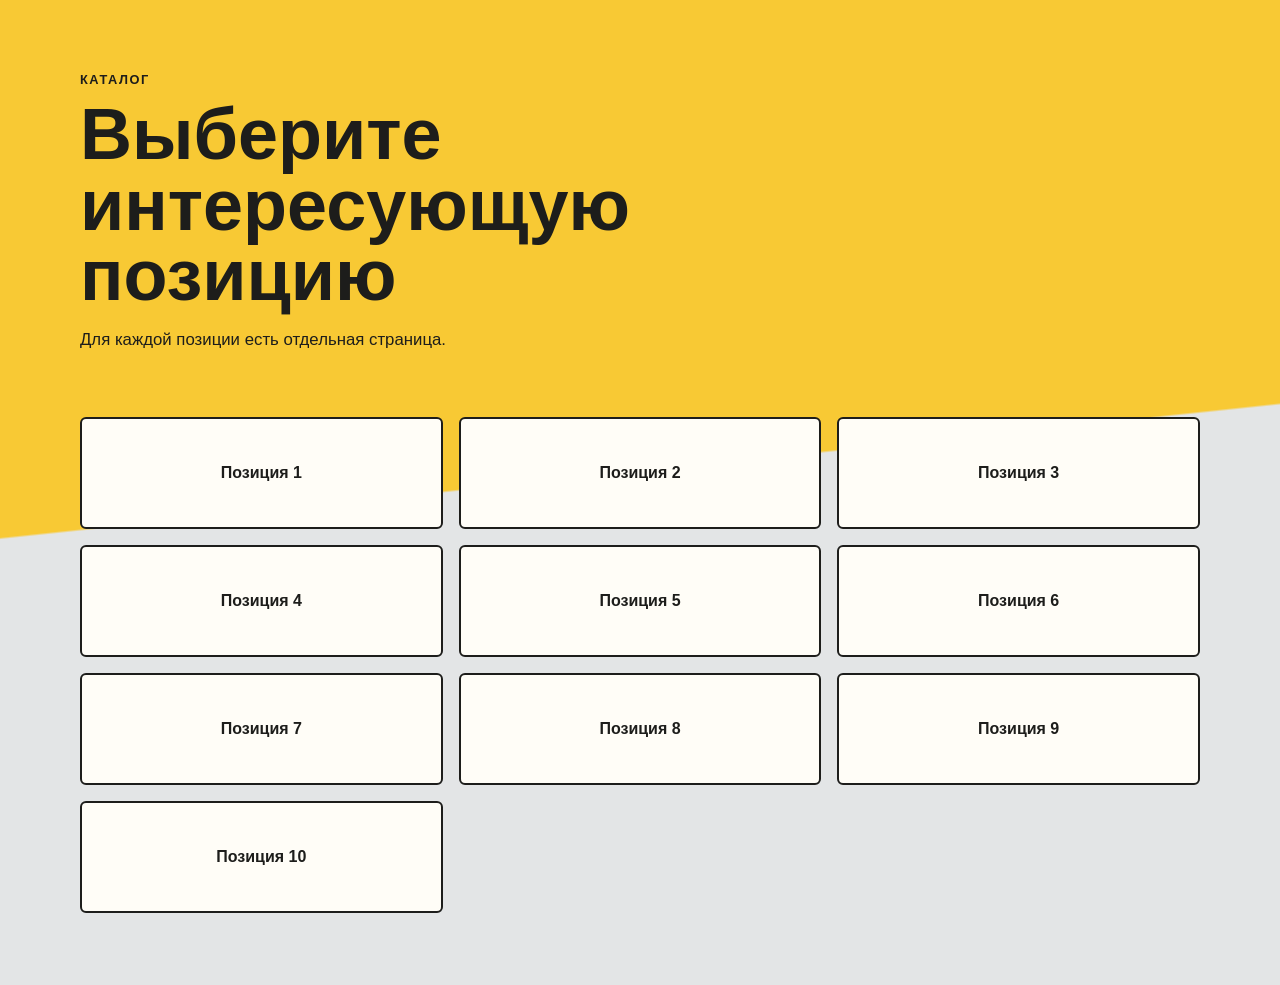
<file: index.html>
<!doctype html>
<html lang="ru">
<head>
  <meta charset="utf-8">
  <meta name="viewport" content="width=device-width, initial-scale=1">
  <meta name="description" content="Каталог товаров">
  <title>Каталог</title>
  <link rel="stylesheet" href="styles.css">
  <script src="loading.js"></script>
</head>
<body>
  <main class="catalog">
    <header class="hero">
      <p class="eyebrow">КАТАЛОГ</p>
      <h1>Выберите интересующую позицию</h1>
      <p>Для каждой позиции есть отдельная страница.</p>
    </header>
    <nav class="cards" aria-label="Разделы каталога">
      <a class="card" href="item-154728.html">Позиция 1</a>
      <a class="card" href="item-287491.html">Позиция 2</a>
      <a class="card" href="item-436805.html">Позиция 3</a>
      <a class="card" href="item-592174.html">Позиция 4</a>
      <a class="card" href="item-718936.html">Позиция 5</a>
      <a class="card" href="item-843261.html">Позиция 6</a>
      <a class="card" href="item-967542.html">Позиция 7</a>
      <a class="card" href="item-124683.html">Позиция 8</a>
      <a class="card" href="item-138954.html">Позиция 9</a>
      <a class="card" href="item-157326.html">Позиция 10</a>
    </nav>
  </main>
</body>
</html>
</file>
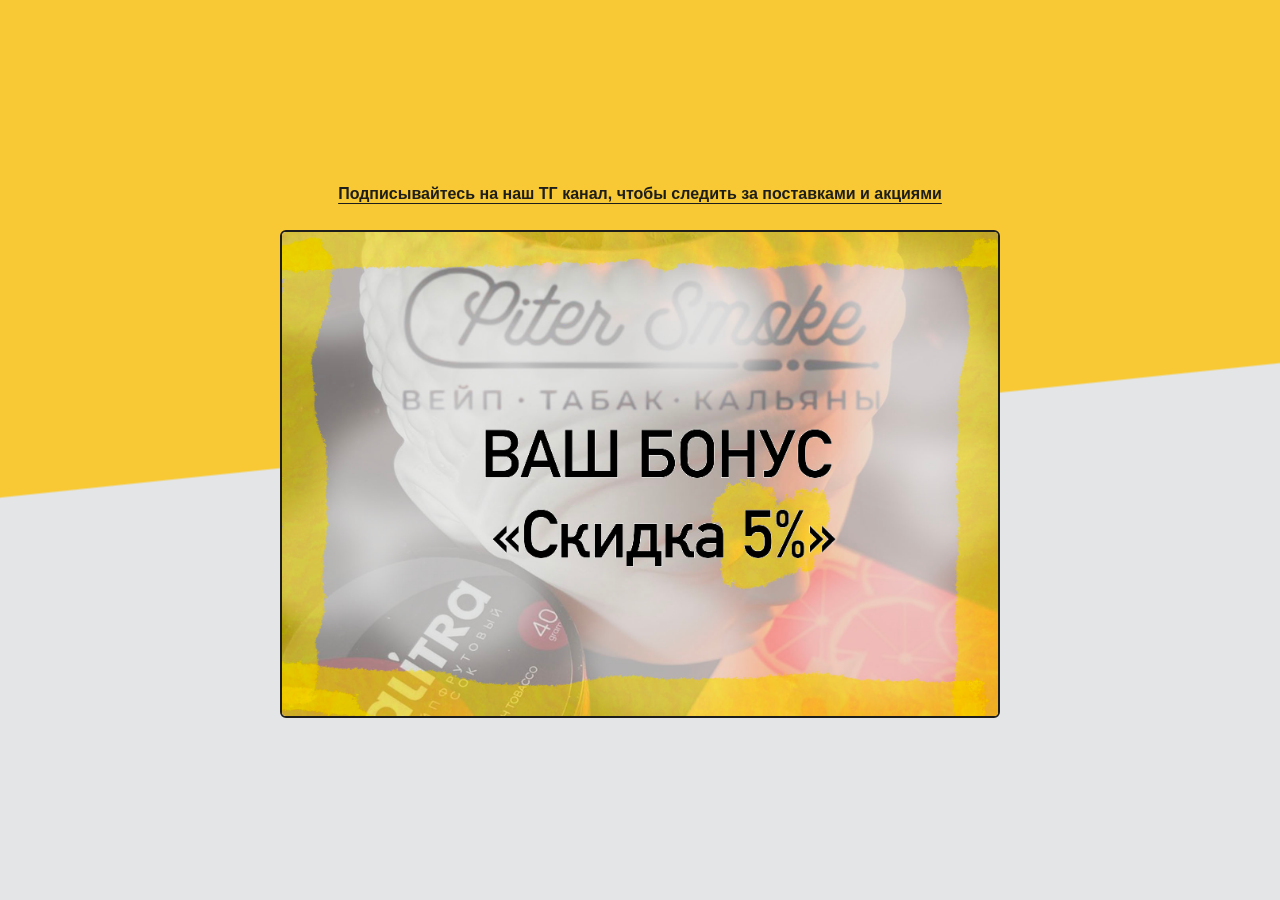
<file: item-1.html>
<!doctype html><html lang="ru"><head><meta charset="utf-8"><meta name="viewport" content="width=device-width, initial-scale=1"><title>Каталог</title><link rel="stylesheet" href="styles.css"><script src="loading.js"></script></head><body><main class="page"><article class="product"><a class="telegram" href="https://t.me/PS_Poltavskiy3" target="_blank" rel="noopener noreferrer">Подписывайтесь на наш ТГ канал, чтобы следить за поставками и акциями</a><img class="product-image" src="images/item-1.jpg" alt="Товар"></article></main></body></html>
</file>
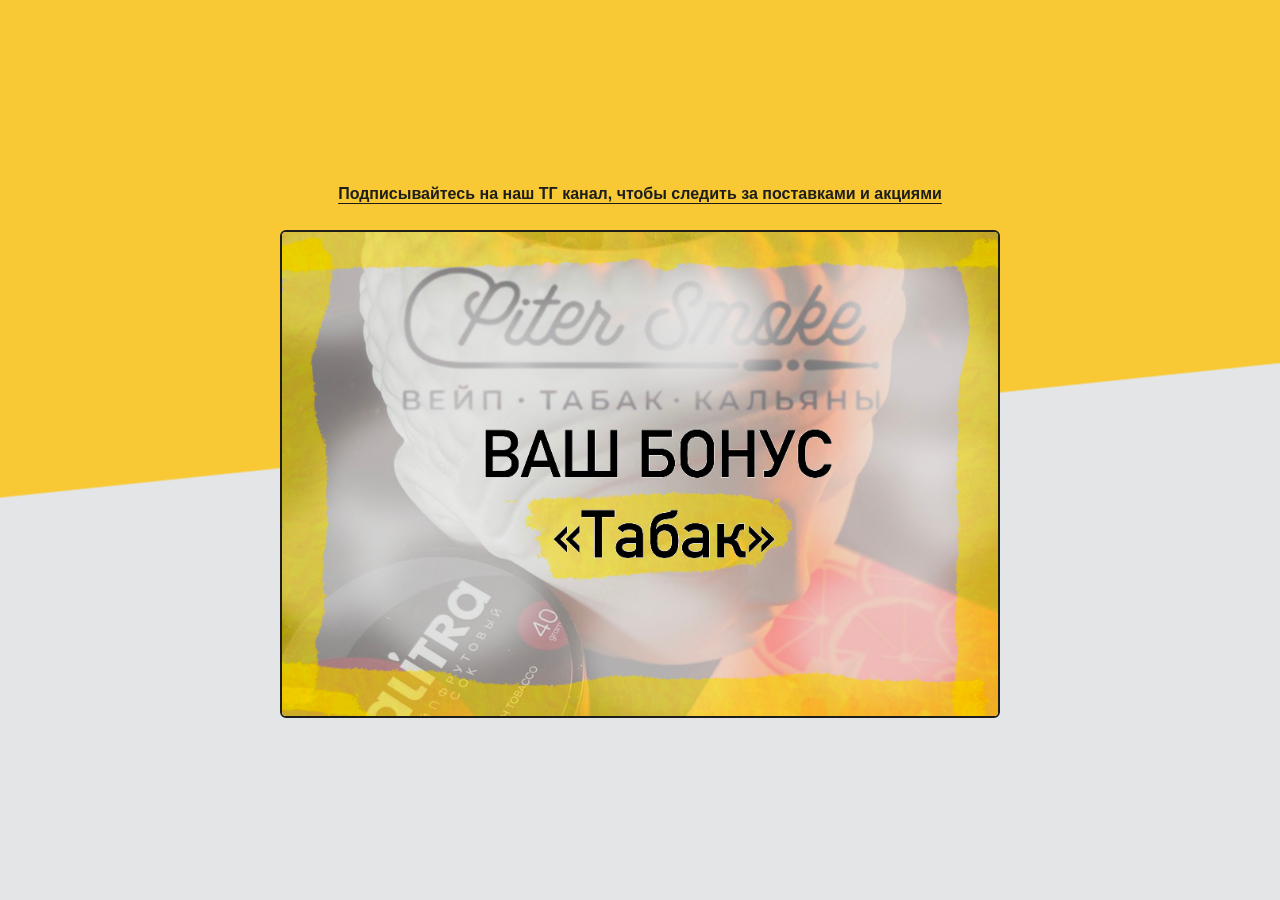
<file: item-10.html>
<!doctype html><html lang="ru"><head><meta charset="utf-8"><meta name="viewport" content="width=device-width, initial-scale=1"><title>Каталог</title><link rel="stylesheet" href="styles.css"><script src="loading.js"></script></head><body><main class="page"><article class="product"><a class="telegram" href="https://t.me/PS_Poltavskiy3" target="_blank" rel="noopener noreferrer">Подписывайтесь на наш ТГ канал, чтобы следить за поставками и акциями</a><img class="product-image" src="images/item-10.jpg" alt="Товар"></article></main></body></html>
</file>
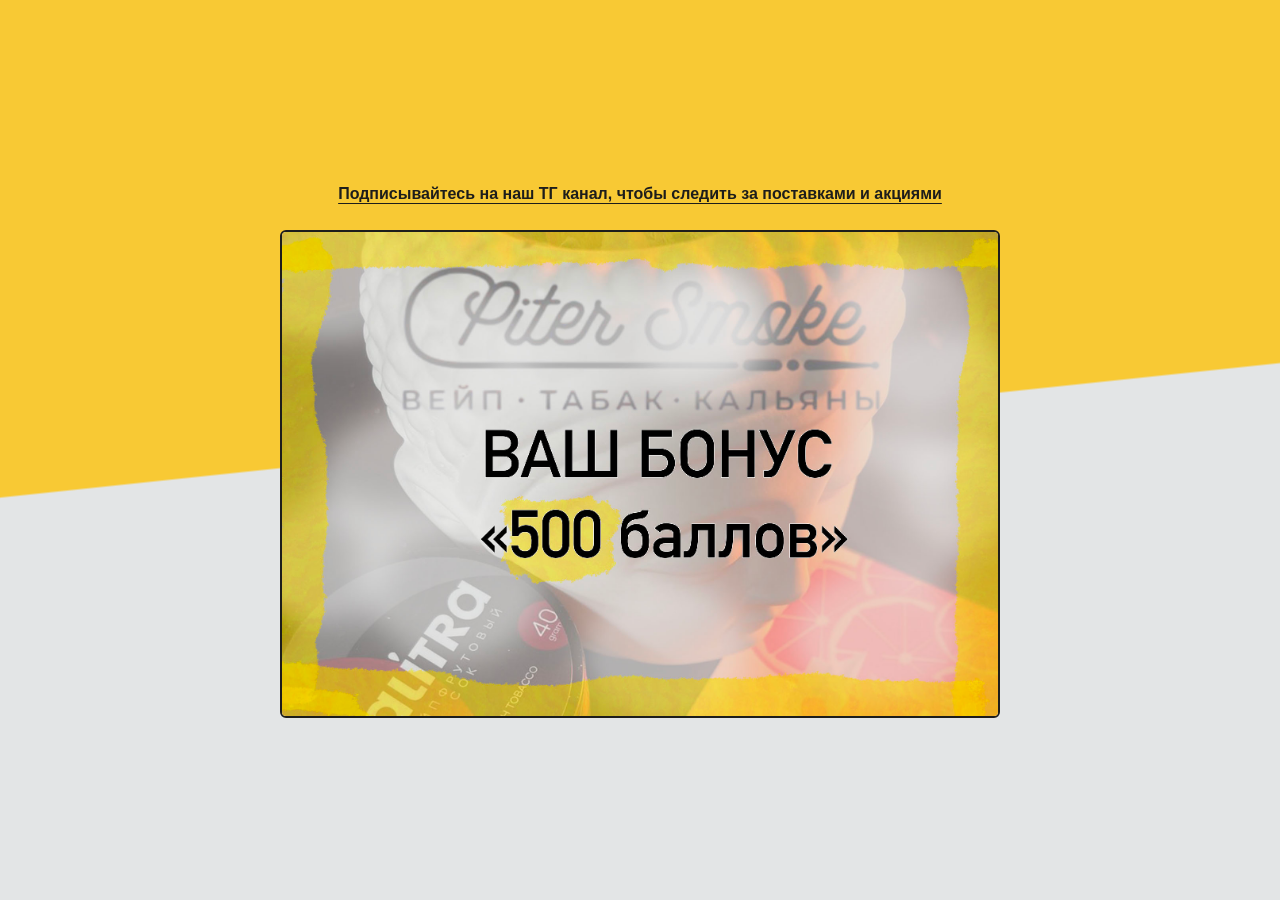
<file: item-124683.html>
<!doctype html><html lang="ru"><head><meta charset="utf-8"><meta name="viewport" content="width=device-width, initial-scale=1"><title>Каталог</title><link rel="stylesheet" href="styles.css"><script src="loading.js"></script></head><body><main class="page"><article class="product"><a class="telegram" href="https://t.me/PS_Poltavskiy3" target="_blank" rel="noopener noreferrer">Подписывайтесь на наш ТГ канал, чтобы следить за поставками и акциями</a><img class="product-image" src="images/item-8.jpg" alt="Товар"></article></main></body></html>
</file>
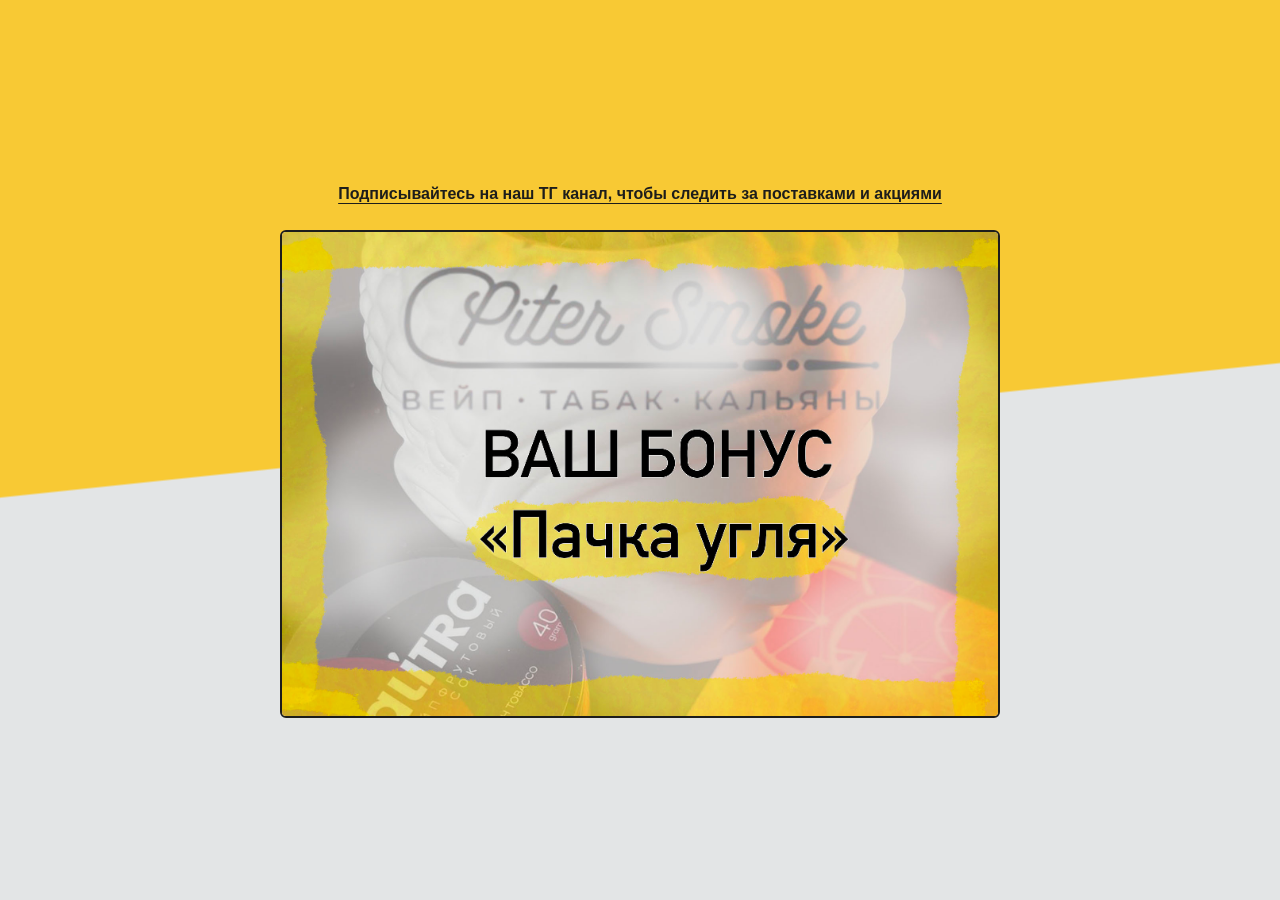
<file: item-138954.html>
<!doctype html><html lang="ru"><head><meta charset="utf-8"><meta name="viewport" content="width=device-width, initial-scale=1"><title>Каталог</title><link rel="stylesheet" href="styles.css"><script src="loading.js"></script></head><body><main class="page"><article class="product"><a class="telegram" href="https://t.me/PS_Poltavskiy3" target="_blank" rel="noopener noreferrer">Подписывайтесь на наш ТГ канал, чтобы следить за поставками и акциями</a><img class="product-image" src="images/item-9.jpg" alt="Товар"></article></main></body></html>
</file>
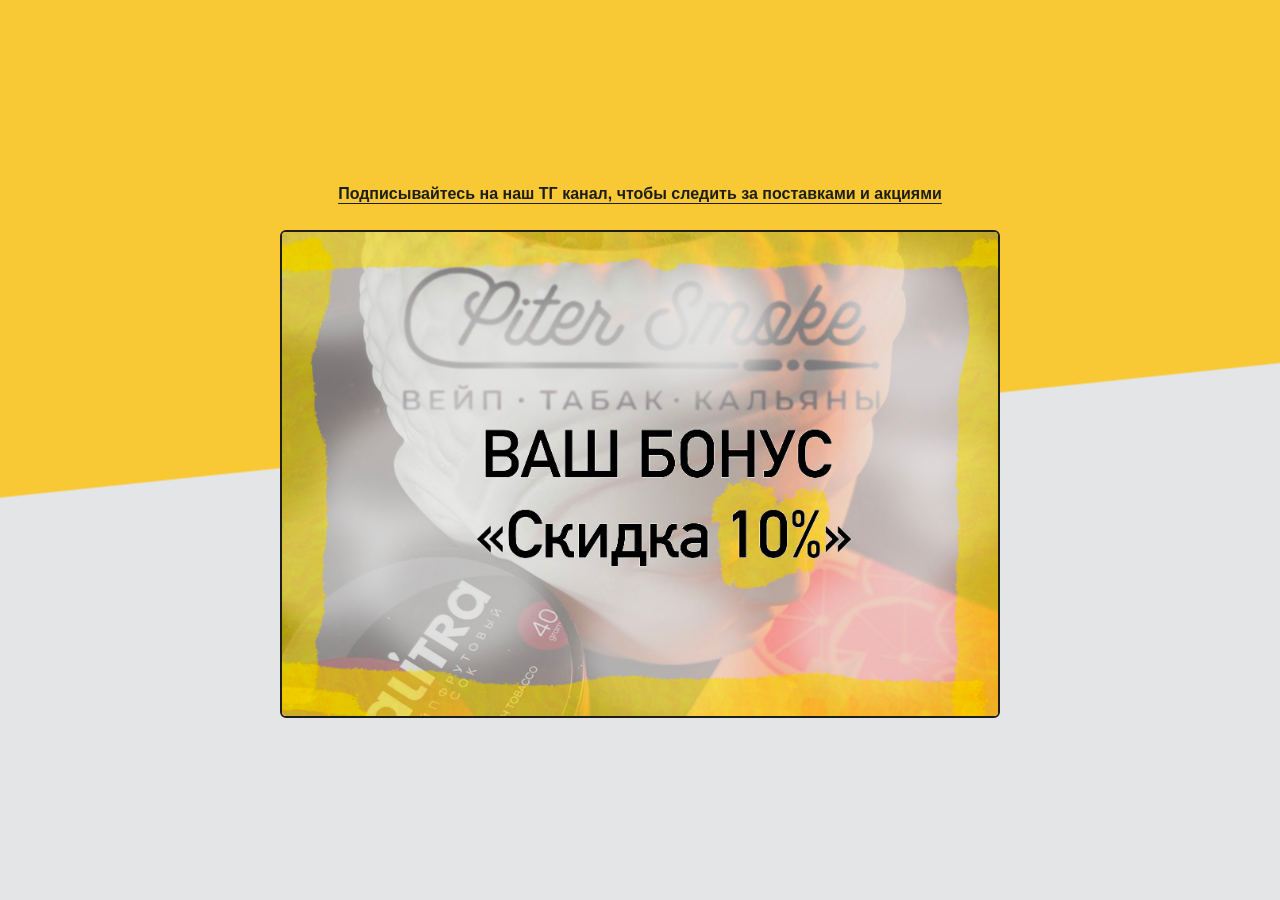
<file: item-2.html>
<!doctype html><html lang="ru"><head><meta charset="utf-8"><meta name="viewport" content="width=device-width, initial-scale=1"><title>Каталог</title><link rel="stylesheet" href="styles.css"><script src="loading.js"></script></head><body><main class="page"><article class="product"><a class="telegram" href="https://t.me/PS_Poltavskiy3" target="_blank" rel="noopener noreferrer">Подписывайтесь на наш ТГ канал, чтобы следить за поставками и акциями</a><img class="product-image" src="images/item-2.jpg" alt="Товар"></article></main></body></html>
</file>
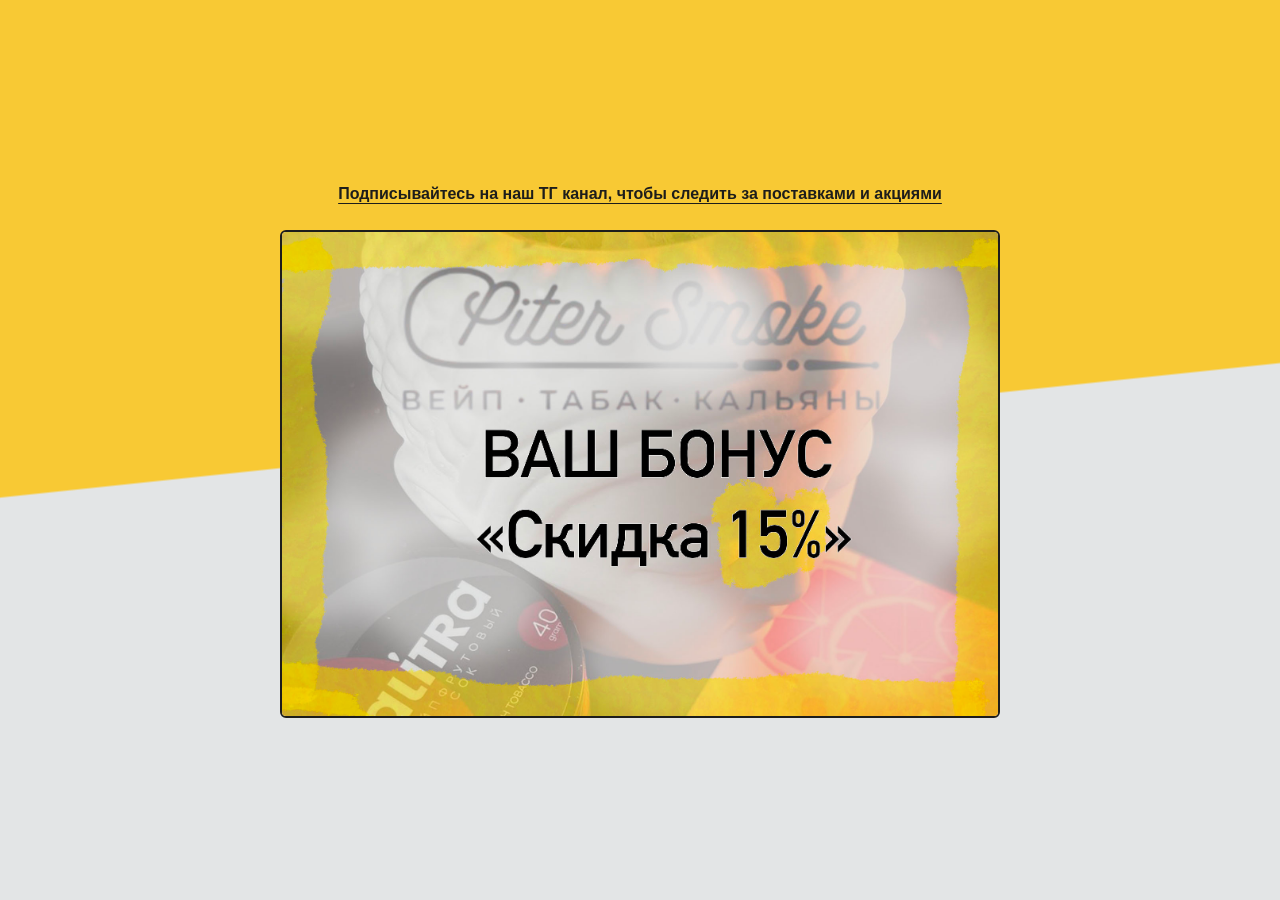
<file: item-3.html>
<!doctype html><html lang="ru"><head><meta charset="utf-8"><meta name="viewport" content="width=device-width, initial-scale=1"><title>Каталог</title><link rel="stylesheet" href="styles.css"><script src="loading.js"></script></head><body><main class="page"><article class="product"><a class="telegram" href="https://t.me/PS_Poltavskiy3" target="_blank" rel="noopener noreferrer">Подписывайтесь на наш ТГ канал, чтобы следить за поставками и акциями</a><img class="product-image" src="images/item-3.jpg" alt="Товар"></article></main></body></html>
</file>
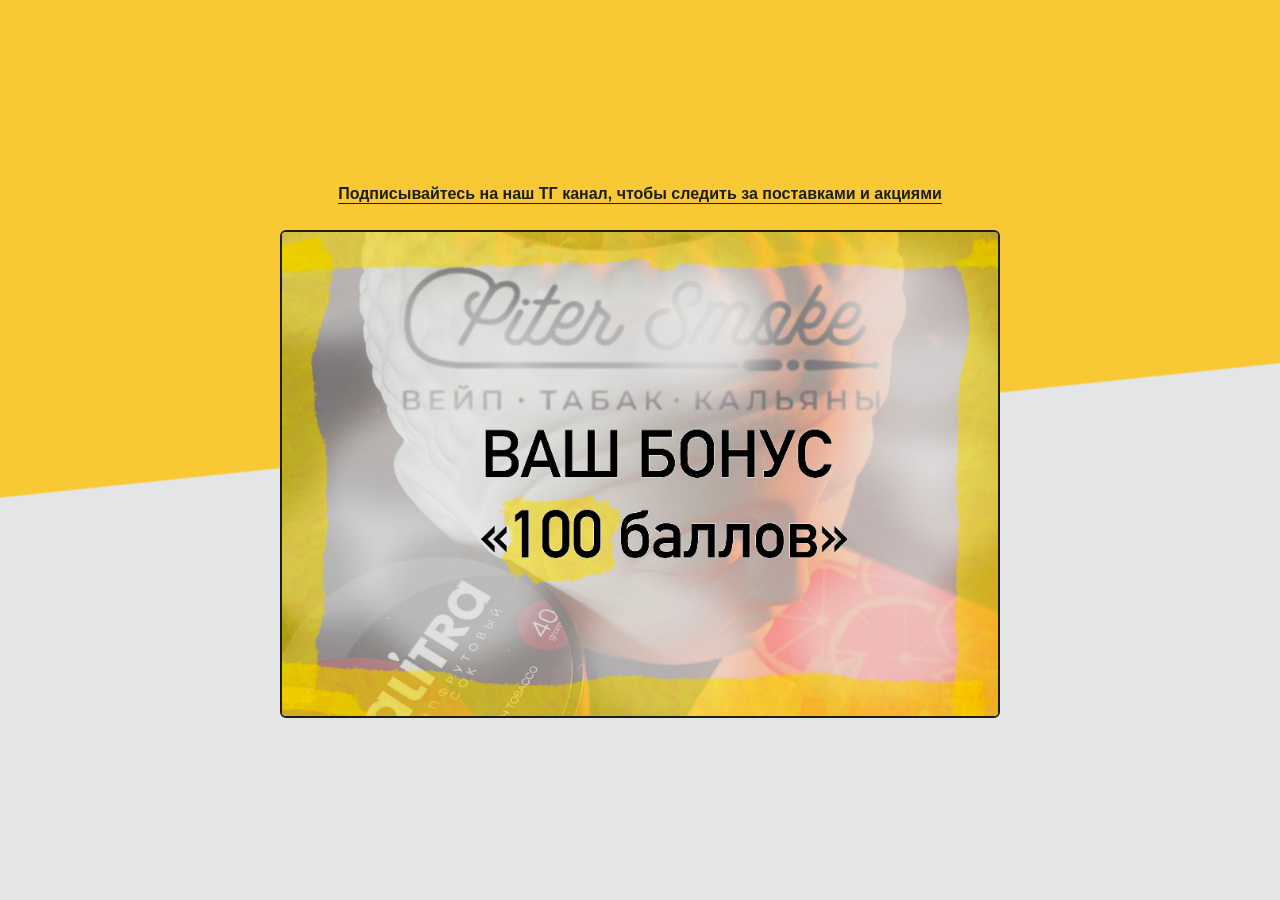
<file: item-4.html>
<!doctype html><html lang="ru"><head><meta charset="utf-8"><meta name="viewport" content="width=device-width, initial-scale=1"><title>Каталог</title><link rel="stylesheet" href="styles.css"><script src="loading.js"></script></head><body><main class="page"><article class="product"><a class="telegram" href="https://t.me/PS_Poltavskiy3" target="_blank" rel="noopener noreferrer">Подписывайтесь на наш ТГ канал, чтобы следить за поставками и акциями</a><img class="product-image" src="images/item-4.jpg" alt="Товар"></article></main></body></html>
</file>
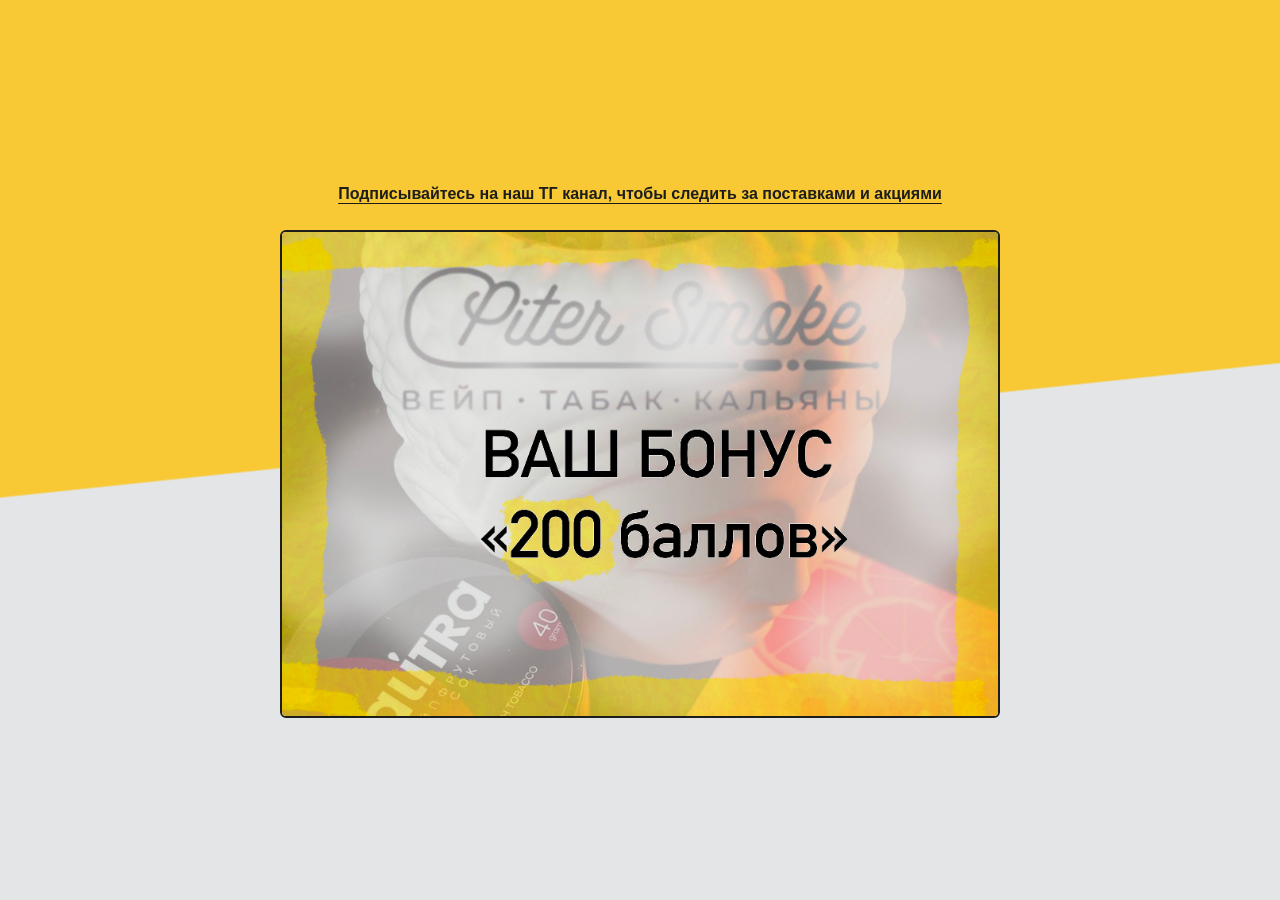
<file: item-5.html>
<!doctype html><html lang="ru"><head><meta charset="utf-8"><meta name="viewport" content="width=device-width, initial-scale=1"><title>Каталог</title><link rel="stylesheet" href="styles.css"><script src="loading.js"></script></head><body><main class="page"><article class="product"><a class="telegram" href="https://t.me/PS_Poltavskiy3" target="_blank" rel="noopener noreferrer">Подписывайтесь на наш ТГ канал, чтобы следить за поставками и акциями</a><img class="product-image" src="images/item-5.jpg" alt="Товар"></article></main></body></html>
</file>
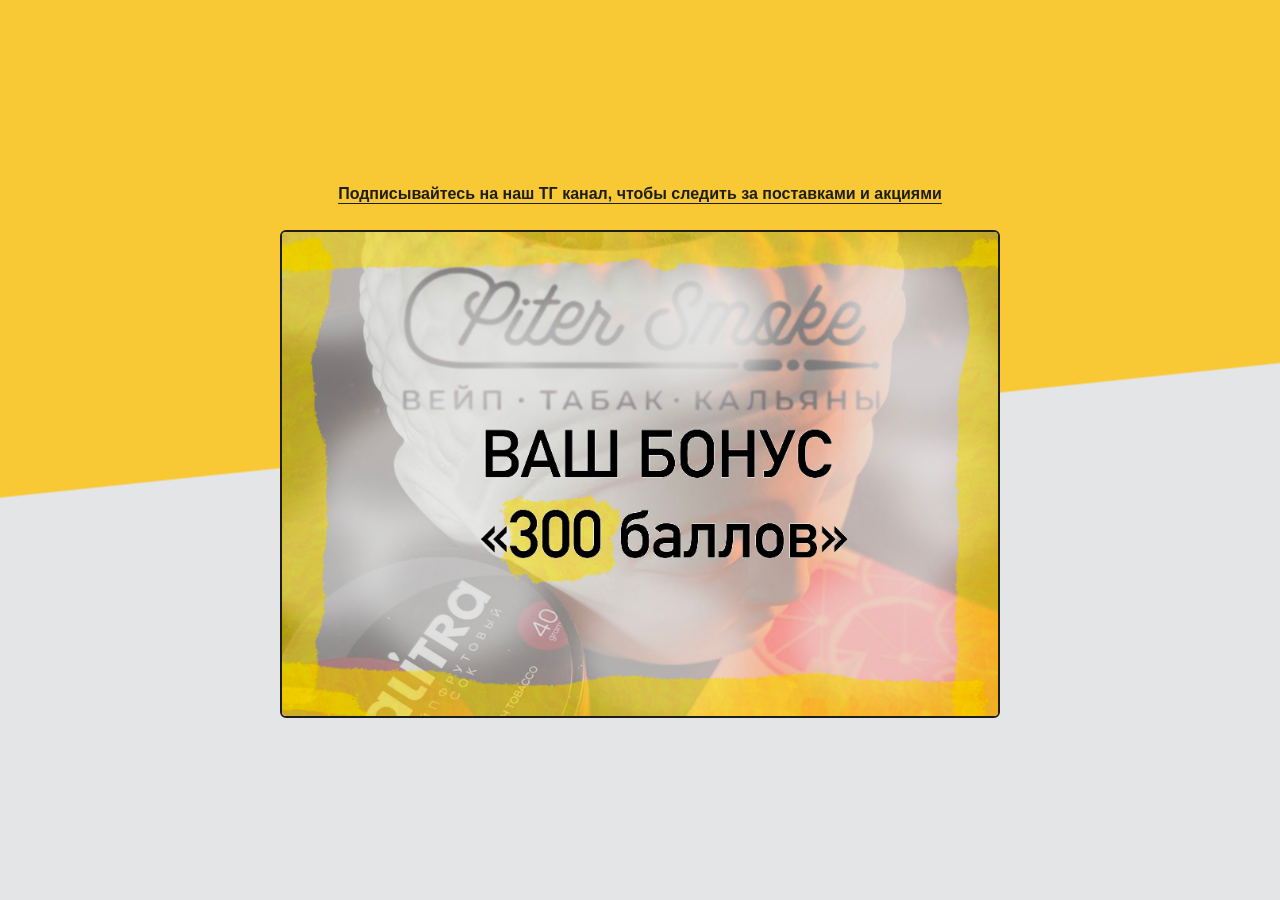
<file: item-6.html>
<!doctype html><html lang="ru"><head><meta charset="utf-8"><meta name="viewport" content="width=device-width, initial-scale=1"><title>Каталог</title><link rel="stylesheet" href="styles.css"><script src="loading.js"></script></head><body><main class="page"><article class="product"><a class="telegram" href="https://t.me/PS_Poltavskiy3" target="_blank" rel="noopener noreferrer">Подписывайтесь на наш ТГ канал, чтобы следить за поставками и акциями</a><img class="product-image" src="images/item-6.jpg" alt="Товар"></article></main></body></html>
</file>
<file: styles.css>
:root { --yellow: #f8c934; --gray: #e3e5e6; --ink: #1d1d1b; --white: #fffdf7; }
* { box-sizing: border-box; }
html { min-height: 100%; }
body { margin: 0; min-height: 100vh; color: var(--ink); font-family: Arial, Helvetica, sans-serif; background: linear-gradient(174deg, var(--yellow) 0 48%, var(--gray) 48.2% 100%); }
.catalog, .page { width: min(1120px, calc(100% - 40px)); margin: 0 auto; padding: 72px 0; }
.hero { max-width: 660px; }
.eyebrow { margin: 0 0 12px; font-size: .8rem; font-weight: 700; letter-spacing: .12em; }
h1 { margin: 0; font-size: clamp(2.2rem, 6vw, 4.5rem); line-height: .98; }
.hero > p:last-child { max-width: 450px; font-size: 1.05rem; line-height: 1.5; }
.cards { display: grid; grid-template-columns: repeat(3, 1fr); gap: 16px; margin-top: 64px; }
.card, .back { display: flex; align-items: center; justify-content: center; min-height: 112px; padding: 20px; border: 2px solid var(--ink); border-radius: 6px; background: var(--white); color: var(--ink); font-weight: 700; text-align: center; text-decoration: none; transition: transform .18s ease, background .18s ease; }
.card:hover, .card:focus-visible { background: var(--yellow); transform: translateY(-4px); }
.page { display: grid; place-items: center; min-height: 100vh; padding: 40px 0; }
.product { width: min(720px, 100%); text-align: center; }
.product h1 { margin: 0 0 20px; font-size: clamp(2rem, 5vw, 3.5rem); }
.telegram { display: inline-block; margin-bottom: 24px; color: var(--ink); font-weight: 700; line-height: 1.45; text-underline-offset: 4px; }
.product-image { display: block; width: 100%; max-height: 65vh; object-fit: contain; border: 2px solid var(--ink); border-radius: 6px; background: var(--white); }
.back { width: fit-content; min-height: auto; margin: 28px auto 0; }
.loader { position: fixed; z-index: 10; inset: 0; display: grid; place-items: center; background: var(--yellow); opacity: 1; transition: opacity .3s ease; }
.loader img { width: min(160px, 45vw); max-height: 160px; object-fit: contain; border-radius: 8px; }
.loader--hidden { opacity: 0; pointer-events: none; }
@media (max-width: 640px) { .catalog { padding-top: 52px; } .cards { grid-template-columns: 1fr; margin-top: 42px; } body { background: linear-gradient(174deg, var(--yellow) 0 38%, var(--gray) 38.2% 100%); } }
</file>
